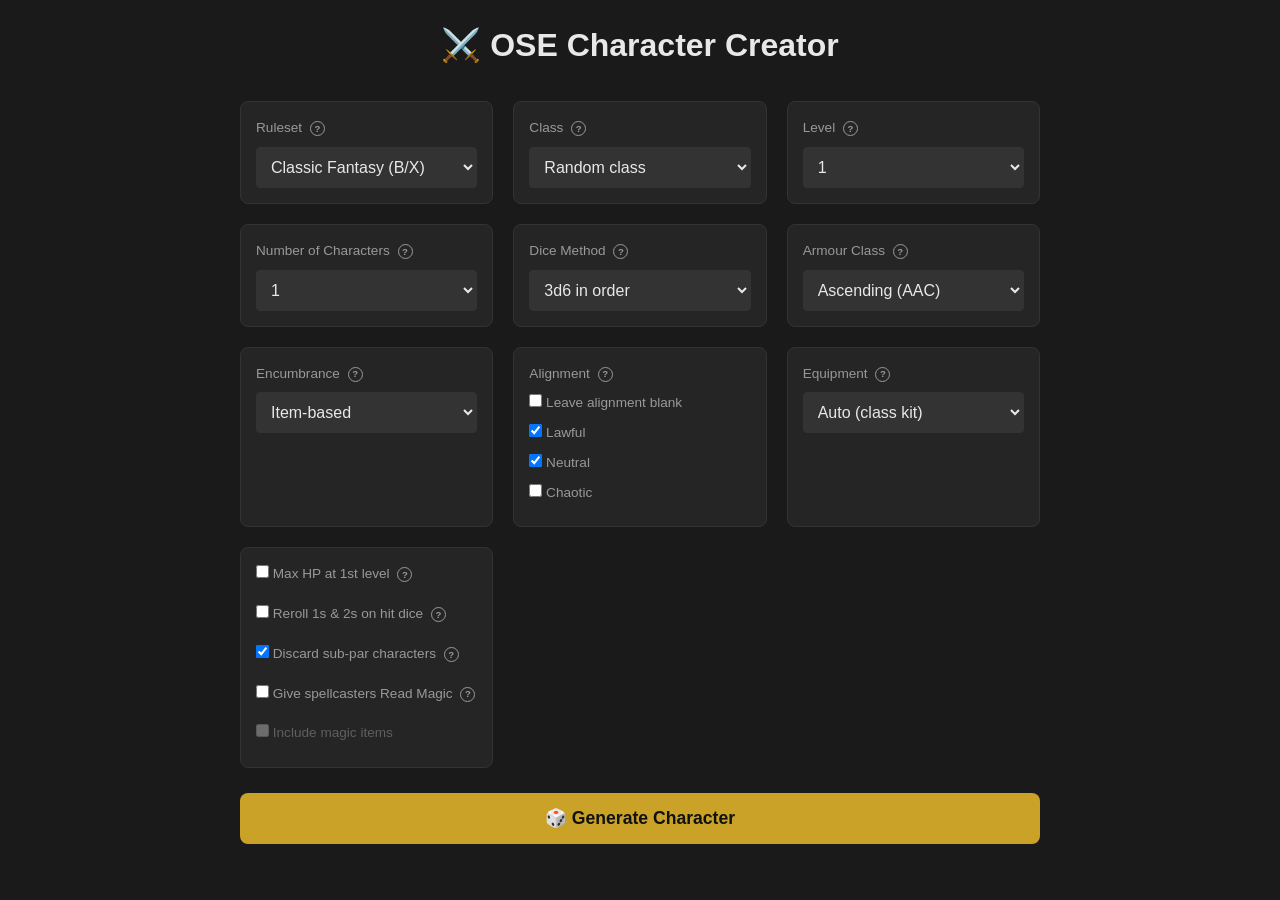
<file: ui/index.html>
<!DOCTYPE html>
<html lang="en">
<head>
  <meta charset="UTF-8">
  <meta name="viewport" content="width=device-width, initial-scale=1.0">
  <title>OSE Character Creator</title>
  <link rel="stylesheet" href="style.css?v=20260316-1">
</head>
<body>
  <div class="container">
    <header>
      <h1>⚔️ OSE Character Creator</h1>
    </header>

    <main>
      <form id="gen-form">
        <div class="options-grid">

          <div class="option-group">
            <label>Ruleset <span class="help" title="Choose between: OSE Classic Fantasy rules, or Advanced Fantasy rules (coming soon).">?</span></label>
            <select name="ruleset" id="ruleset">
              <option value="classic" selected>Classic Fantasy (B/X)</option>
              <option value="advanced" disabled>Advanced Fantasy (coming soon)</option>
            </select>
          </div>

          <div class="option-group">
            <label>Class <span class="help" title="Random class: class randomly selected from amongst classes offering an XP bonus. Selecting a specific class puts the best die results on the prime requisites for the class.">?</span></label>
            <select name="class_selection" id="class_selection">
              <option value="random">Random class</option>
              <option value="Cleric">Cleric</option>
              <option value="Dwarf">Dwarf</option>
              <option value="Elf">Elf</option>
              <option value="Fighter">Fighter</option>
              <option value="Halfling">Halfling</option>
              <option value="Magic-User">Magic-User</option>
              <option value="Thief">Thief</option>
            </select>
          </div>

          <div class="option-group">
            <label>Level <span class="help" title="Starting level for the character. Demi-human classes have lower level limits (Elf max 10, Dwarf max 12, Halfling max 8). If the selected level exceeds the class maximum, it will be clamped automatically.">?</span></label>
            <select name="level" id="level">
              <option value="1" selected>1</option>
              <option value="2">2</option>
              <option value="3">3</option>
              <option value="4">4</option>
              <option value="5">5</option>
              <option value="6">6</option>
              <option value="7">7</option>
              <option value="8">8</option>
              <option value="9">9</option>
              <option value="10">10</option>
              <option value="11">11</option>
              <option value="12">12</option>
              <option value="13">13</option>
              <option value="14">14</option>
            </select>
          </div>

          <div class="option-group">
            <label>Number of Characters <span class="help" title="Generate multiple characters at once. If more than 1, a bulk ZIP download will be available.">?</span></label>
            <select name="num_characters" id="num_characters">
              <option value="1" selected>1</option>
              <option value="2">2</option>
              <option value="3">3</option>
              <option value="4">4</option>
              <option value="5">5</option>
              <option value="6">6</option>
              <option value="7">7</option>
              <option value="8">8</option>
              <option value="9">9</option>
              <option value="10">10</option>
            </select>
          </div>

          <div class="option-group">
            <label>Dice Method <span class="help" title="In order: dice results applied in fixed order: STR-INT-WIS-DEX-CON-CHA. Optimized: highest die results applied to the prime requisites for the chosen class.">?</span></label>
            <select name="dice_method" id="dice_method">
              <option value="3d6_order">3d6 in order</option>
              <option value="4d6_order_drop_lowest">4d6 in order, drop lowest</option>
            </select>
          </div>

          <div class="option-group">
            <label>Armour Class <span class="help" title="AAC (Ascending): higher is better, max 19. DAC (Descending): lower is better, starts at 9, uses THAC0.">?</span></label>
            <select name="ac_mode" id="ac_mode">
              <option value="aac" selected>Ascending (AAC)</option>
              <option value="dac">Descending (DAC / THAC0)</option>
            </select>
          </div>

          <div class="option-group">
            <label>Encumbrance <span class="help" title="Choose between: Standard encumbrance (movement based on total weight carried), or Item-based encumbrance (from Carrion Crawler 2, movement based on number of items carried).">?</span></label>
            <select name="encumbrance_mode" id="encumbrance_mode">
              <option value="item_based" selected>Item-based</option>
              <option value="standard">Standard (weight-based)</option>
            </select>
          </div>

          <div class="option-group" id="alignment-group">
            <label>Alignment <span class="help" title="Alignment randomly assigned from amongst selected alignments. Check 'Leave alignment blank' to omit alignment from the sheet entirely.">?</span></label>
            <div class="alignment-controls">
              <label class="toggle alignment-blank-toggle">
                <input type="checkbox" name="alignment_blank" id="alignment_blank">
                <span>Leave alignment blank</span>
              </label>
              <div id="alignment-options" class="alignment-checkboxes">
                <label class="toggle"><input type="checkbox" name="align_lawful" id="align_lawful" checked> <span>Lawful</span></label>
                <label class="toggle"><input type="checkbox" name="align_neutral" id="align_neutral" checked> <span>Neutral</span></label>
                <label class="toggle"><input type="checkbox" name="align_chaotic" id="align_chaotic"> <span>Chaotic</span></label>
              </div>
            </div>
          </div>

          <div class="option-group">
            <label>Equipment <span class="help" title="Auto kit selects appropriate starting gear for the class. Manual shopping (coming soon) will let you pick items yourself.">?</span></label>
            <select name="equipment_mode" id="equipment_mode">
              <option value="auto">Auto (class kit)</option>
              <option value="manual" disabled>Manual shopping (coming soon)</option>
            </select>
          </div>

          <div class="option-group toggles">
            <label class="toggle">
              <input type="checkbox" name="max_hp_at_level1" id="max_hp_at_level1">
              <span>Max HP at 1st level <span class="help" title="Character receives maximum possible hit points at 1st level (e.g. a d8 class gets 8). CON modifier still applies. Does not affect HP gained at higher levels.">?</span></span>
            </label>
            <label class="toggle">
              <input type="checkbox" name="reroll_low_hp" id="reroll_low_hp">
              <span>Reroll 1s &amp; 2s on hit dice <span class="help" title="When rolling HP at any level, results of 1 or 2 are rerolled. Does not apply at levels where flat HP bonus is used instead of a die.">?</span></span>
            </label>
            <label class="toggle">
              <input type="checkbox" name="reroll_subpar" id="reroll_subpar" checked>
              <span>Discard sub-par characters <span class="help" title="If every ability score is less than 8, the character is discarded and a new character generated.">?</span></span>
            </label>
            <label class="toggle">
              <input type="checkbox" name="give_read_magic" id="give_read_magic">
              <span>Give spellcasters Read Magic <span class="help" title="At 1st level, Magic-Users and Elves receive the Read Magic spell prior to selecting spells.">?</span></span>
            </label>
            <label class="toggle coming-soon">
              <input type="checkbox" name="magic_items" id="magic_items" disabled>
              <span>Include magic items</span>
            </label>

          </div>

        </div>

        <button type="submit" id="generate-btn" class="btn-generate">
          🎲 Generate Character
        </button>
      </form>

      <div id="result" class="result hidden">
        <div class="result-header">
          <h2 id="result-title">Character Generated</h2>
          <a id="download-link" class="btn-download" href="#" download>📄 Download PDF</a>
          <a id="download-zip" class="btn-download hidden" href="#" download>📦 Download All (ZIP)</a>
        </div>

        <div class="stat-block">
          <div class="stat-row identity">
            <span class="stat-label">Class</span><span id="r-class" class="stat-value big"></span>
            <span class="stat-label">Title</span><span id="r-title" class="stat-value"></span>
            <span class="stat-label">Alignment</span><span id="r-alignment" class="stat-value"></span>
            <span class="stat-label">HP</span><span id="r-hp" class="stat-value big"></span>
            <span class="stat-label">AC</span><span id="r-ac" class="stat-value big"></span>
          </div>

          <div class="abilities">
            <div class="ability" id="r-str"><span class="ab-name">STR</span><span class="ab-score"></span><span class="ab-mod"></span></div>
            <div class="ability" id="r-int"><span class="ab-name">INT</span><span class="ab-score"></span><span class="ab-mod"></span></div>
            <div class="ability" id="r-wis"><span class="ab-name">WIS</span><span class="ab-score"></span><span class="ab-mod"></span></div>
            <div class="ability" id="r-dex"><span class="ab-name">DEX</span><span class="ab-score"></span><span class="ab-mod"></span></div>
            <div class="ability" id="r-con"><span class="ab-name">CON</span><span class="ab-score"></span><span class="ab-mod"></span></div>
            <div class="ability" id="r-cha"><span class="ab-name">CHA</span><span class="ab-score"></span><span class="ab-mod"></span></div>
          </div>

          <div class="saves-block">
            <h3>Saving Throws</h3>
            <div class="saves">
              <div><label>Death</label><span id="r-save-d"></span></div>
              <div><label>Wands</label><span id="r-save-w"></span></div>
              <div><label>Paralysis</label><span id="r-save-p"></span></div>
              <div><label>Breath</label><span id="r-save-b"></span></div>
              <div><label>Spells</label><span id="r-save-s"></span></div>
            </div>
          </div>

          <div class="equipment-block">
            <h3>Equipment</h3>
            <div class="equip-cols">
              <div>
                <h4>Equipped</h4>
                <ul id="r-equipped"></ul>
              </div>
              <div>
                <h4>Packed</h4>
                <ul id="r-packed"></ul>
              </div>
            </div>
          </div>

          <div class="notes-block">
            <h3>Notes &amp; Abilities</h3>
            <p id="r-abilities"></p>
            <p id="r-notes"></p>
          </div>
        </div>
      </div>

      <div id="error-msg" class="error hidden"></div>
    </main>
  </div>

  <script src="app.js?v=20260316-2"></script>
</body>
</html>
</file>
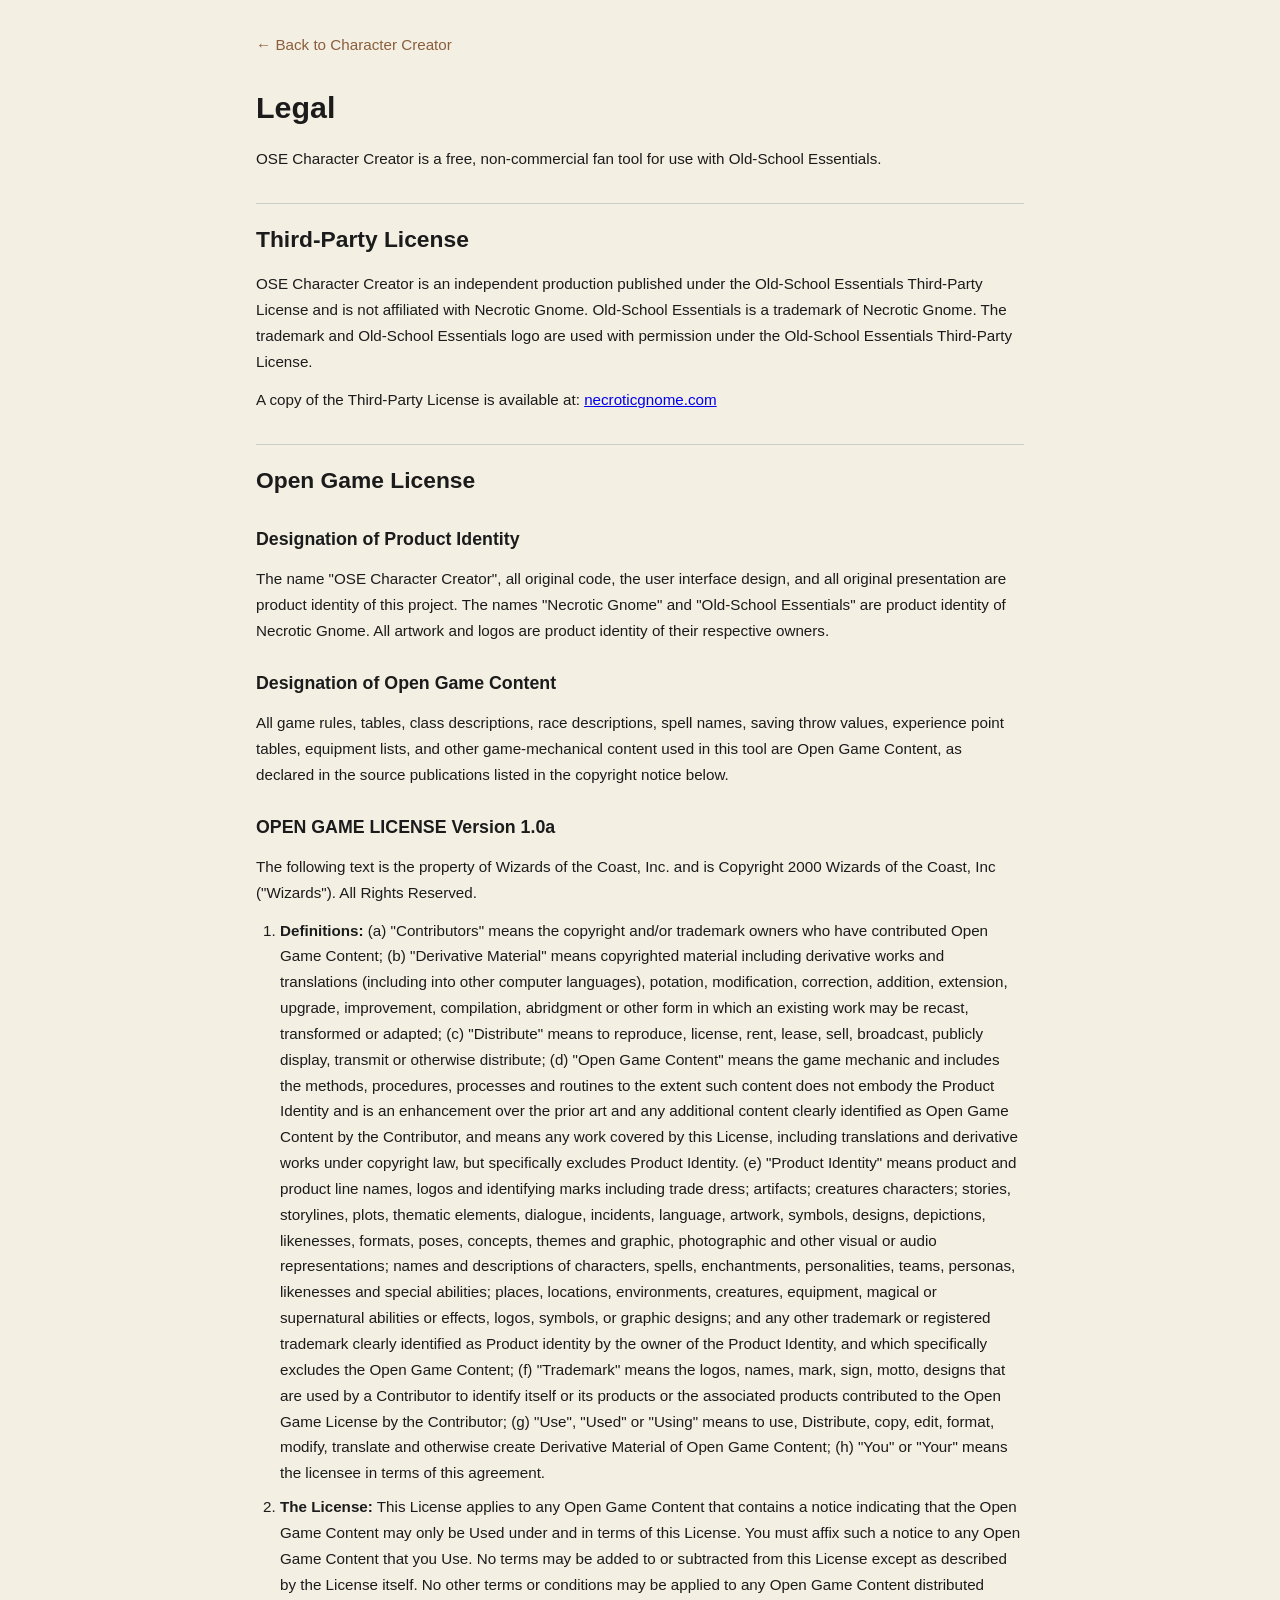
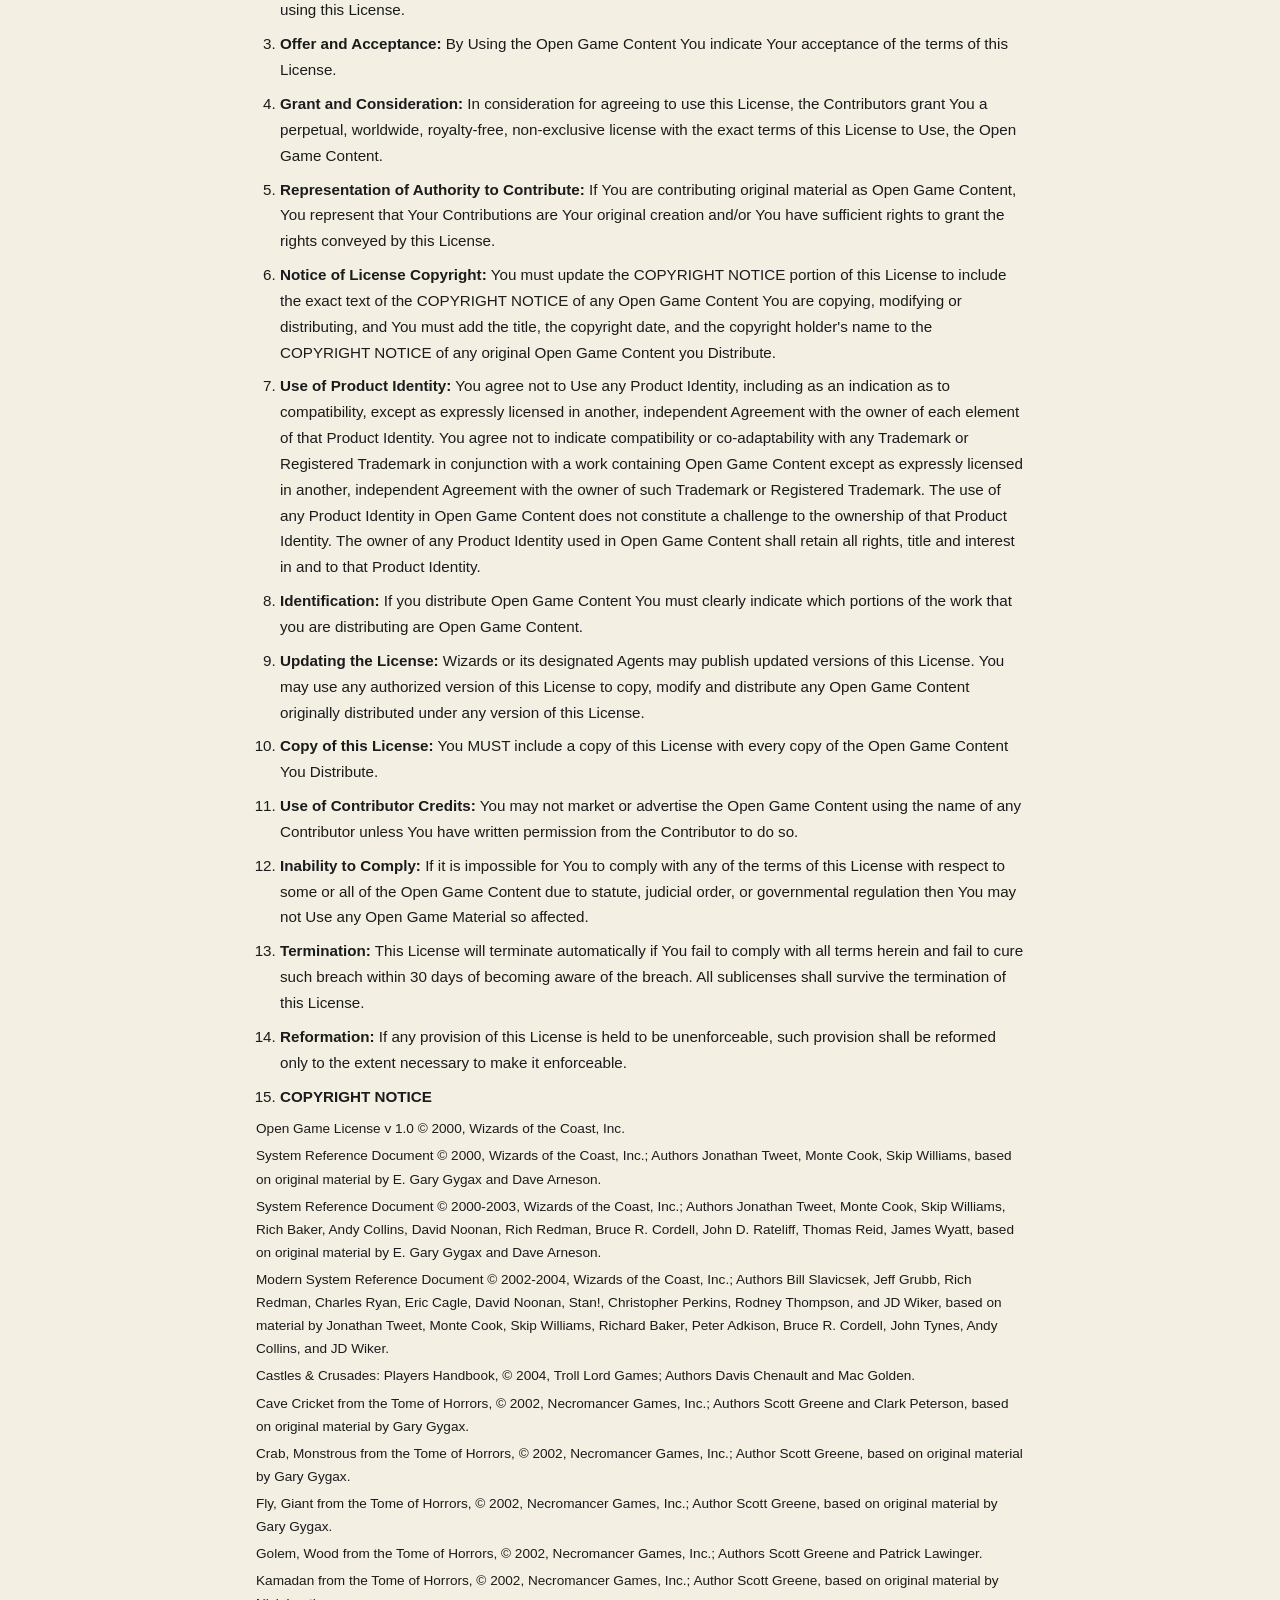
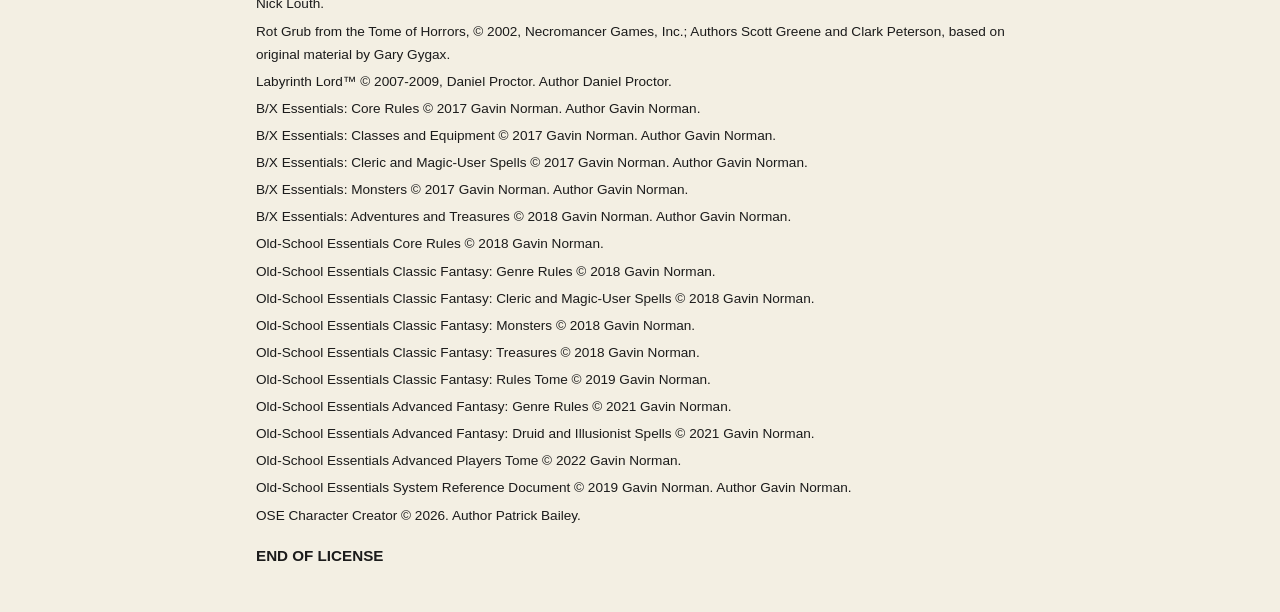
<file: docs/legal.html>
<!DOCTYPE html>
<html lang="en">
<head>
  <meta charset="UTF-8">
  <meta name="viewport" content="width=device-width, initial-scale=1.0">
  <title>Legal — OSE Character Creator</title>
  <link rel="stylesheet" href="style.css">
  <style>
    .legal-content {
      max-width: 800px;
      margin: 0 auto;
      padding: 2rem 1rem;
      line-height: 1.7;
      font-size: 0.95rem;
    }
    .legal-content h1 { margin-bottom: 0.25rem; }
    .legal-content h2 { margin-top: 2rem; border-top: 1px solid #ccc; padding-top: 1rem; }
    .legal-content h3 { margin-top: 1.5rem; }
    .legal-content p { margin: 0.75rem 0; }
    .legal-content ol { padding-left: 1.5rem; }
    .legal-content ol li { margin: 0.5rem 0; }
    .legal-content .copyright-chain { font-size: 0.85rem; }
    .legal-content .copyright-chain p { margin: 0.25rem 0; }
    .back-link { display: inline-block; margin-bottom: 1.5rem; color: #8b5e3c; text-decoration: none; }
    .back-link:hover { text-decoration: underline; }
  </style>
</head>
<body>
  <div class="legal-content">
    <a href="index.html" class="back-link">&larr; Back to Character Creator</a>

    <h1>Legal</h1>
    <p>OSE Character Creator is a free, non-commercial fan tool for use with Old-School Essentials.</p>

    <!-- ============================================================ -->
    <h2>Third-Party License</h2>

    <p>OSE Character Creator is an independent production published under the Old-School Essentials Third-Party License and is not affiliated with Necrotic Gnome. Old-School Essentials is a trademark of Necrotic Gnome. The trademark and Old-School Essentials logo are used with permission under the Old-School Essentials Third-Party License.</p>

    <p>A copy of the Third-Party License is available at:
    <a href="https://necroticgnome.com/products/old-school-essentials-third-party-license" target="_blank">necroticgnome.com</a></p>

    <!-- ============================================================ -->
    <h2>Open Game License</h2>

    <h3>Designation of Product Identity</h3>
    <p>The name "OSE Character Creator", all original code, the user interface design, and all original presentation are product identity of this project. The names "Necrotic Gnome" and "Old-School Essentials" are product identity of Necrotic Gnome. All artwork and logos are product identity of their respective owners.</p>

    <h3>Designation of Open Game Content</h3>
    <p>All game rules, tables, class descriptions, race descriptions, spell names, saving throw values, experience point tables, equipment lists, and other game-mechanical content used in this tool are Open Game Content, as declared in the source publications listed in the copyright notice below.</p>

    <h3>OPEN GAME LICENSE Version 1.0a</h3>

    <p>The following text is the property of Wizards of the Coast, Inc. and is Copyright 2000 Wizards of the Coast, Inc ("Wizards"). All Rights Reserved.</p>

    <ol>
      <li><strong>Definitions:</strong> (a) "Contributors" means the copyright and/or trademark owners who have contributed Open Game Content; (b) "Derivative Material" means copyrighted material including derivative works and translations (including into other computer languages), potation, modification, correction, addition, extension, upgrade, improvement, compilation, abridgment or other form in which an existing work may be recast, transformed or adapted; (c) "Distribute" means to reproduce, license, rent, lease, sell, broadcast, publicly display, transmit or otherwise distribute; (d) "Open Game Content" means the game mechanic and includes the methods, procedures, processes and routines to the extent such content does not embody the Product Identity and is an enhancement over the prior art and any additional content clearly identified as Open Game Content by the Contributor, and means any work covered by this License, including translations and derivative works under copyright law, but specifically excludes Product Identity. (e) "Product Identity" means product and product line names, logos and identifying marks including trade dress; artifacts; creatures characters; stories, storylines, plots, thematic elements, dialogue, incidents, language, artwork, symbols, designs, depictions, likenesses, formats, poses, concepts, themes and graphic, photographic and other visual or audio representations; names and descriptions of characters, spells, enchantments, personalities, teams, personas, likenesses and special abilities; places, locations, environments, creatures, equipment, magical or supernatural abilities or effects, logos, symbols, or graphic designs; and any other trademark or registered trademark clearly identified as Product identity by the owner of the Product Identity, and which specifically excludes the Open Game Content; (f) "Trademark" means the logos, names, mark, sign, motto, designs that are used by a Contributor to identify itself or its products or the associated products contributed to the Open Game License by the Contributor; (g) "Use", "Used" or "Using" means to use, Distribute, copy, edit, format, modify, translate and otherwise create Derivative Material of Open Game Content; (h) "You" or "Your" means the licensee in terms of this agreement.</li>
      <li><strong>The License:</strong> This License applies to any Open Game Content that contains a notice indicating that the Open Game Content may only be Used under and in terms of this License. You must affix such a notice to any Open Game Content that you Use. No terms may be added to or subtracted from this License except as described by the License itself. No other terms or conditions may be applied to any Open Game Content distributed using this License.</li>
      <li><strong>Offer and Acceptance:</strong> By Using the Open Game Content You indicate Your acceptance of the terms of this License.</li>
      <li><strong>Grant and Consideration:</strong> In consideration for agreeing to use this License, the Contributors grant You a perpetual, worldwide, royalty-free, non-exclusive license with the exact terms of this License to Use, the Open Game Content.</li>
      <li><strong>Representation of Authority to Contribute:</strong> If You are contributing original material as Open Game Content, You represent that Your Contributions are Your original creation and/or You have sufficient rights to grant the rights conveyed by this License.</li>
      <li><strong>Notice of License Copyright:</strong> You must update the COPYRIGHT NOTICE portion of this License to include the exact text of the COPYRIGHT NOTICE of any Open Game Content You are copying, modifying or distributing, and You must add the title, the copyright date, and the copyright holder's name to the COPYRIGHT NOTICE of any original Open Game Content you Distribute.</li>
      <li><strong>Use of Product Identity:</strong> You agree not to Use any Product Identity, including as an indication as to compatibility, except as expressly licensed in another, independent Agreement with the owner of each element of that Product Identity. You agree not to indicate compatibility or co-adaptability with any Trademark or Registered Trademark in conjunction with a work containing Open Game Content except as expressly licensed in another, independent Agreement with the owner of such Trademark or Registered Trademark. The use of any Product Identity in Open Game Content does not constitute a challenge to the ownership of that Product Identity. The owner of any Product Identity used in Open Game Content shall retain all rights, title and interest in and to that Product Identity.</li>
      <li><strong>Identification:</strong> If you distribute Open Game Content You must clearly indicate which portions of the work that you are distributing are Open Game Content.</li>
      <li><strong>Updating the License:</strong> Wizards or its designated Agents may publish updated versions of this License. You may use any authorized version of this License to copy, modify and distribute any Open Game Content originally distributed under any version of this License.</li>
      <li><strong>Copy of this License:</strong> You MUST include a copy of this License with every copy of the Open Game Content You Distribute.</li>
      <li><strong>Use of Contributor Credits:</strong> You may not market or advertise the Open Game Content using the name of any Contributor unless You have written permission from the Contributor to do so.</li>
      <li><strong>Inability to Comply:</strong> If it is impossible for You to comply with any of the terms of this License with respect to some or all of the Open Game Content due to statute, judicial order, or governmental regulation then You may not Use any Open Game Material so affected.</li>
      <li><strong>Termination:</strong> This License will terminate automatically if You fail to comply with all terms herein and fail to cure such breach within 30 days of becoming aware of the breach. All sublicenses shall survive the termination of this License.</li>
      <li><strong>Reformation:</strong> If any provision of this License is held to be unenforceable, such provision shall be reformed only to the extent necessary to make it enforceable.</li>
      <li><strong>COPYRIGHT NOTICE</strong></li>
    </ol>

    <div class="copyright-chain">
      <p>Open Game License v 1.0 &copy; 2000, Wizards of the Coast, Inc.</p>
      <p>System Reference Document &copy; 2000, Wizards of the Coast, Inc.; Authors Jonathan Tweet, Monte Cook, Skip Williams, based on original material by E. Gary Gygax and Dave Arneson.</p>
      <p>System Reference Document &copy; 2000-2003, Wizards of the Coast, Inc.; Authors Jonathan Tweet, Monte Cook, Skip Williams, Rich Baker, Andy Collins, David Noonan, Rich Redman, Bruce R. Cordell, John D. Rateliff, Thomas Reid, James Wyatt, based on original material by E. Gary Gygax and Dave Arneson.</p>
      <p>Modern System Reference Document &copy; 2002-2004, Wizards of the Coast, Inc.; Authors Bill Slavicsek, Jeff Grubb, Rich Redman, Charles Ryan, Eric Cagle, David Noonan, Stan!, Christopher Perkins, Rodney Thompson, and JD Wiker, based on material by Jonathan Tweet, Monte Cook, Skip Williams, Richard Baker, Peter Adkison, Bruce R. Cordell, John Tynes, Andy Collins, and JD Wiker.</p>
      <p>Castles &amp; Crusades: Players Handbook, &copy; 2004, Troll Lord Games; Authors Davis Chenault and Mac Golden.</p>
      <p>Cave Cricket from the Tome of Horrors, &copy; 2002, Necromancer Games, Inc.; Authors Scott Greene and Clark Peterson, based on original material by Gary Gygax.</p>
      <p>Crab, Monstrous from the Tome of Horrors, &copy; 2002, Necromancer Games, Inc.; Author Scott Greene, based on original material by Gary Gygax.</p>
      <p>Fly, Giant from the Tome of Horrors, &copy; 2002, Necromancer Games, Inc.; Author Scott Greene, based on original material by Gary Gygax.</p>
      <p>Golem, Wood from the Tome of Horrors, &copy; 2002, Necromancer Games, Inc.; Authors Scott Greene and Patrick Lawinger.</p>
      <p>Kamadan from the Tome of Horrors, &copy; 2002, Necromancer Games, Inc.; Author Scott Greene, based on original material by Nick Louth.</p>
      <p>Rot Grub from the Tome of Horrors, &copy; 2002, Necromancer Games, Inc.; Authors Scott Greene and Clark Peterson, based on original material by Gary Gygax.</p>
      <p>Labyrinth Lord&trade; &copy; 2007-2009, Daniel Proctor. Author Daniel Proctor.</p>
      <p>B/X Essentials: Core Rules &copy; 2017 Gavin Norman. Author Gavin Norman.</p>
      <p>B/X Essentials: Classes and Equipment &copy; 2017 Gavin Norman. Author Gavin Norman.</p>
      <p>B/X Essentials: Cleric and Magic-User Spells &copy; 2017 Gavin Norman. Author Gavin Norman.</p>
      <p>B/X Essentials: Monsters &copy; 2017 Gavin Norman. Author Gavin Norman.</p>
      <p>B/X Essentials: Adventures and Treasures &copy; 2018 Gavin Norman. Author Gavin Norman.</p>
      <p>Old-School Essentials Core Rules &copy; 2018 Gavin Norman.</p>
      <p>Old-School Essentials Classic Fantasy: Genre Rules &copy; 2018 Gavin Norman.</p>
      <p>Old-School Essentials Classic Fantasy: Cleric and Magic-User Spells &copy; 2018 Gavin Norman.</p>
      <p>Old-School Essentials Classic Fantasy: Monsters &copy; 2018 Gavin Norman.</p>
      <p>Old-School Essentials Classic Fantasy: Treasures &copy; 2018 Gavin Norman.</p>
      <p>Old-School Essentials Classic Fantasy: Rules Tome &copy; 2019 Gavin Norman.</p>
      <p>Old-School Essentials Advanced Fantasy: Genre Rules &copy; 2021 Gavin Norman.</p>
      <p>Old-School Essentials Advanced Fantasy: Druid and Illusionist Spells &copy; 2021 Gavin Norman.</p>
      <p>Old-School Essentials Advanced Players Tome &copy; 2022 Gavin Norman.</p>
      <p>Old-School Essentials System Reference Document &copy; 2019 Gavin Norman. Author Gavin Norman.</p>
      <p>OSE Character Creator &copy; 2026. Author Patrick Bailey.</p>
    </div>

    <p style="margin-top:1rem;"><strong>END OF LICENSE</strong></p>

  </div>
</body>
</html>
</file>
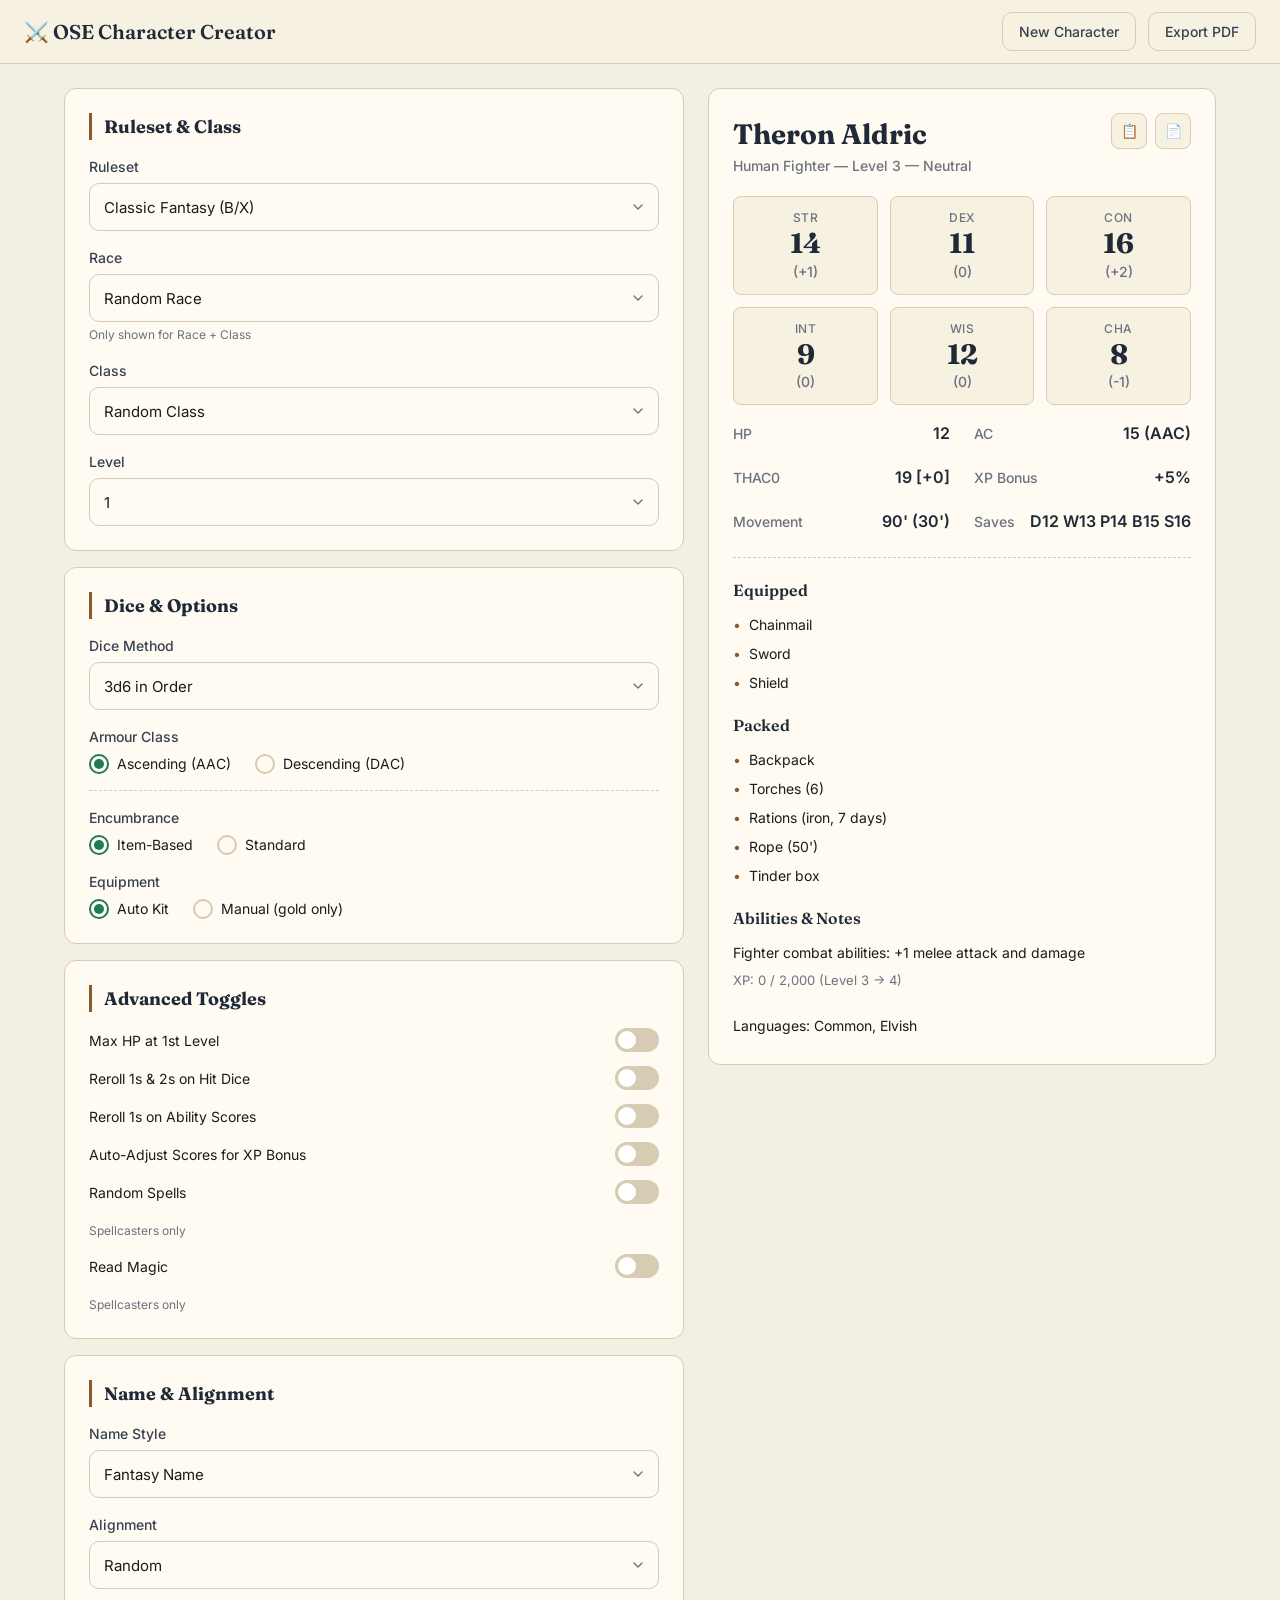
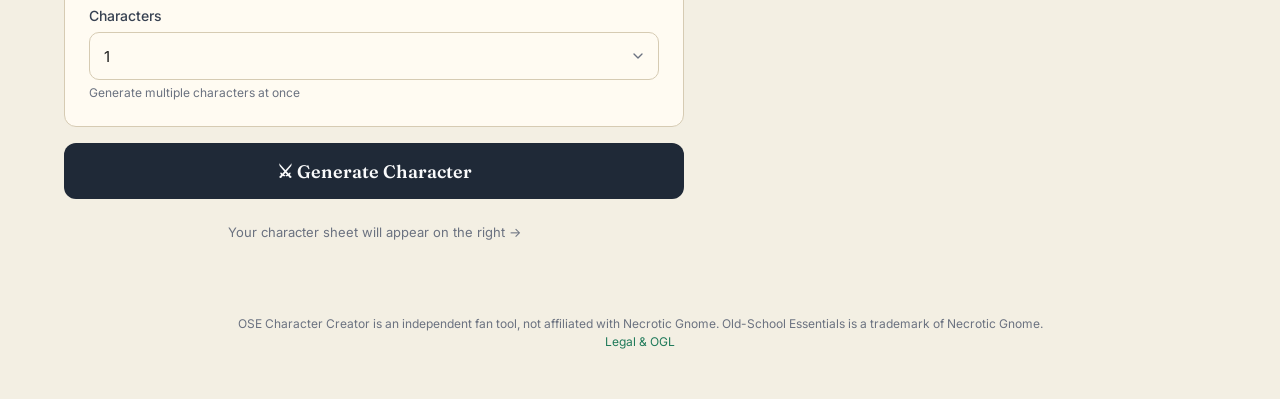
<file: docs/mockup.html>
<!DOCTYPE html>
<html lang="en">
<head>
  <meta charset="UTF-8">
  <meta name="viewport" content="width=device-width, initial-scale=1.0">
  <title>OSE Character Creator</title>
  <link rel="preconnect" href="https://fonts.googleapis.com">
  <link rel="preconnect" href="https://fonts.gstatic.com" crossorigin>
  <link href="https://fonts.googleapis.com/css2?family=Fraunces:opsz,wght@9..144,600;9..144,700&family=Inter:wght@400;500;600&display=swap" rel="stylesheet">
  <style>
    :root {
      --app-bg: #F3EFE3;
      --surface: #FFFBF2;
      --surface-alt: #F7F1E1;
      --border: #D6CBB3;
      --primary: #1F2937;
      --secondary: #8B5A2B;
      --accent: #1F7A5A;
      --text-primary: #1B1B1B;
      --text-secondary: #374151;
      --text-muted: #6B7280;
      --error: #B91C1C;
      --error-bg: #FEE2E2;
      --success: #166534;
      --success-bg: #DCFCE7;
    }

    *, *::before, *::after {
      box-sizing: border-box;
      margin: 0;
      padding: 0;
    }

    body {
      font-family: 'Inter', sans-serif;
      background: var(--app-bg);
      color: var(--text-primary);
      min-height: 100vh;
      line-height: 1.5;
    }

    /* Header */
    header {
      position: sticky;
      top: 0;
      z-index: 100;
      height: 64px;
      background: var(--surface-alt);
      border-bottom: 1px solid var(--border);
      display: flex;
      align-items: center;
      justify-content: space-between;
      padding: 0 24px;
    }

    .header-title {
      font-family: 'Fraunces', serif;
      font-weight: 600;
      font-size: 20px;
      color: var(--primary);
    }

    .header-actions {
      display: flex;
      gap: 12px;
    }

    .btn-ghost {
      background: transparent;
      border: 1px solid var(--border);
      border-radius: 10px;
      padding: 10px 16px;
      font-family: 'Inter', sans-serif;
      font-size: 14px;
      font-weight: 500;
      color: var(--text-secondary);
      cursor: pointer;
      transition: all 0.16s;
    }

    .btn-ghost:hover {
      border-color: var(--secondary);
      color: var(--secondary);
    }

    /* Main Container */
    .container {
      max-width: 1200px;
      margin: 0 auto;
      padding: 24px;
      display: flex;
      gap: 24px;
    }

    /* Builder Pane */
    .builder-pane {
      width: 55%;
      display: flex;
      flex-direction: column;
      gap: 16px;
    }

    /* Preview Pane */
    .preview-pane {
      width: 45%;
      position: sticky;
      top: 88px;
      align-self: flex-start;
    }

    /* Card */
    .card {
      background: var(--surface);
      border: 1px solid var(--border);
      border-radius: 12px;
      padding: 24px;
    }

    .card-title {
      font-family: 'Fraunces', serif;
      font-weight: 700;
      font-size: 18px;
      color: var(--primary);
      border-left: 3px solid var(--secondary);
      padding-left: 12px;
      margin-bottom: 16px;
    }

    .card-divider {
      border-top: 1px dashed var(--border);
      margin: 16px 0;
    }

    /* Form Elements */
    .form-group {
      margin-bottom: 16px;
    }

    .form-group:last-child {
      margin-bottom: 0;
    }

    .form-label {
      display: block;
      font-size: 14px;
      font-weight: 500;
      color: var(--text-secondary);
      margin-bottom: 6px;
    }

    .form-help {
      font-size: 12px;
      color: var(--text-muted);
      margin-top: 4px;
    }

    select {
      height: 48px;
      width: 100%;
      padding: 0 40px 0 14px;
      background: var(--surface) url("data:image/svg+xml,%3Csvg xmlns='http://www.w3.org/2000/svg' width='16' height='16' viewBox='0 0 24 24' fill='none' stroke='%236B7280' stroke-width='2' stroke-linecap='round' stroke-linejoin='round'%3E%3Cpolyline points='6 9 12 15 18 9'%3E%3C/polyline%3E%3C/svg%3E") no-repeat right 12px center;
      border: 1px solid var(--border);
      border-radius: 10px;
      font-family: 'Inter', sans-serif;
      font-size: 15px;
      color: var(--text-primary);
      appearance: none;
      -webkit-appearance: none;
      transition: border-color 0.16s;
      cursor: pointer;
    }

    select:hover {
      border-color: var(--secondary);
    }

    select:focus {
      border-color: var(--accent);
      outline: 2px solid rgba(31,122,90,0.3);
      outline-offset: 2px;
    }

    /* Radio Buttons */
    .radio-group {
      display: flex;
      gap: 24px;
    }

    .radio-option {
      display: flex;
      align-items: center;
      gap: 8px;
      cursor: pointer;
    }

    .radio-option input[type="radio"] {
      display: none;
    }

    .radio-custom {
      width: 20px;
      height: 20px;
      border: 2px solid var(--border);
      border-radius: 50%;
      display: flex;
      align-items: center;
      justify-content: center;
      transition: all 0.16s;
    }

    .radio-custom::after {
      content: '';
      width: 10px;
      height: 10px;
      border-radius: 50%;
      background: var(--accent);
      opacity: 0;
      transform: scale(0);
      transition: all 0.16s;
    }

    .radio-option input[type="radio"]:checked + .radio-custom {
      border-color: var(--accent);
    }

    .radio-option input[type="radio"]:checked + .radio-custom::after {
      opacity: 1;
      transform: scale(1);
    }

    .radio-label {
      font-size: 14px;
      color: var(--text-primary);
    }

    /* Toggle Switch */
    .toggle-group {
      display: flex;
      flex-direction: column;
      gap: 14px;
    }

    .toggle-option {
      display: flex;
      align-items: center;
      justify-content: space-between;
    }

    .toggle-label {
      font-size: 14px;
      color: var(--text-primary);
    }

    .toggle {
      position: relative;
      display: inline-block;
      width: 44px;
      height: 24px;
      flex-shrink: 0;
    }

    .toggle input {
      opacity: 0;
      width: 0;
      height: 0;
    }

    .toggle-slider {
      position: absolute;
      cursor: pointer;
      top: 0;
      left: 0;
      right: 0;
      bottom: 0;
      background: var(--border);
      border-radius: 24px;
      transition: 0.2s;
    }

    .toggle-slider::before {
      content: '';
      position: absolute;
      height: 18px;
      width: 18px;
      left: 3px;
      bottom: 3px;
      background: white;
      border-radius: 50%;
      transition: 0.2s;
    }

    .toggle input:checked + .toggle-slider {
      background: var(--accent);
    }

    .toggle input:checked + .toggle-slider::before {
      transform: translateX(20px);
    }

    /* Generate Button */
    .btn-generate {
      width: 100%;
      height: 56px;
      background: var(--primary);
      color: #F9FAFB;
      border: none;
      border-radius: 12px;
      font-family: 'Fraunces', serif;
      font-weight: 600;
      font-size: 18px;
      cursor: pointer;
      transition: background 0.16s;
    }

    .btn-generate:hover {
      background: #374151;
    }

    .generate-hint {
      text-align: center;
      font-size: 13px;
      color: var(--text-muted);
      margin-top: 8px;
    }

    /* Character Sheet Preview */
    .character-sheet {
      background: var(--surface);
      border: 1px solid var(--border);
      border-radius: 12px;
      padding: 24px;
    }

    .preview-header {
      display: flex;
      justify-content: space-between;
      align-items: flex-start;
      margin-bottom: 20px;
    }

    .preview-title {
      font-family: 'Fraunces', serif;
      font-weight: 700;
      font-size: 28px;
      color: var(--primary);
    }

    .preview-subtitle {
      font-size: 14px;
      font-weight: 500;
      color: var(--text-muted);
    }

    .preview-actions {
      display: flex;
      gap: 8px;
    }

    .btn-icon {
      background: var(--surface-alt);
      border: 1px solid var(--border);
      border-radius: 8px;
      width: 36px;
      height: 36px;
      display: flex;
      align-items: center;
      justify-content: center;
      cursor: pointer;
      font-size: 14px;
      transition: all 0.16s;
    }

    .btn-icon:hover {
      border-color: var(--secondary);
      color: var(--secondary);
    }

    /* Stats Grid */
    .stats-grid {
      display: grid;
      grid-template-columns: repeat(3, 1fr);
      gap: 12px;
      margin-bottom: 16px;
    }

    .stat-box {
      background: var(--surface-alt);
      border: 1px solid var(--border);
      border-radius: 8px;
      padding: 12px;
      text-align: center;
    }

    .stat-label {
      font-size: 12px;
      font-weight: 500;
      text-transform: uppercase;
      color: var(--text-muted);
      letter-spacing: 0.5px;
    }

    .stat-value {
      font-family: 'Fraunces', serif;
      font-weight: 700;
      font-size: 28px;
      color: var(--primary);
      line-height: 1.2;
    }

    .stat-mod {
      font-size: 14px;
      font-weight: 500;
      color: var(--text-muted);
    }

    /* Derived Stats */
    .derived-grid {
      display: grid;
      grid-template-columns: repeat(2, 1fr);
      gap: 12px 24px;
      margin-bottom: 20px;
      padding-bottom: 16px;
      border-bottom: 1px dashed var(--border);
    }

    .derived-item {
      display: flex;
      justify-content: space-between;
      align-items: center;
      padding-bottom: 8px;
    }

    .derived-label {
      font-size: 14px;
      font-weight: 500;
      color: var(--text-muted);
    }

    .derived-value {
      font-size: 16px;
      font-weight: 600;
      color: var(--primary);
    }

    /* Sections */
    .sheet-section {
      margin-bottom: 16px;
    }

    .sheet-section:last-child {
      margin-bottom: 0;
    }

    .section-title {
      font-family: 'Fraunces', serif;
      font-weight: 600;
      font-size: 16px;
      color: var(--primary);
      margin-bottom: 8px;
    }

    .section-list {
      list-style: none;
    }

    .section-list li {
      font-size: 14px;
      color: var(--text-primary);
      padding: 4px 0;
      padding-left: 16px;
      position: relative;
    }

    .section-list li::before {
      content: '•';
      position: absolute;
      left: 0;
      color: var(--secondary);
    }

    .section-text {
      font-size: 14px;
      color: var(--text-primary);
      padding: 4px 0;
    }

    .xp-progress {
      font-size: 13px;
      color: var(--text-muted);
    }

    /* Footer */
    footer {
      text-align: center;
      padding: 48px 24px;
      font-size: 12px;
      color: var(--text-muted);
    }

    footer a {
      color: var(--accent);
      text-decoration: none;
    }

    footer a:hover {
      text-decoration: underline;
    }

    /* Responsive */
    @media (max-width: 1023px) {
      .container {
        flex-direction: column;
      }

      .builder-pane,
      .preview-pane {
        width: 100%;
      }

      .preview-pane {
        position: static;
      }
    }

    @media (max-width: 767px) {
      header {
        padding: 0 16px;
      }

      .header-title {
        font-size: 16px;
      }

      .container {
        padding: 16px;
      }

      .stats-grid {
        grid-template-columns: repeat(3, 1fr);
        gap: 8px;
      }

      .stat-box {
        padding: 8px;
      }

      .stat-value {
        font-size: 22px;
      }

      .radio-group {
        flex-direction: column;
        gap: 12px;
      }

      .character-sheet {
        padding: 16px;
      }

      .preview-title {
        font-size: 24px;
      }
    }
  </style>
</head>
<body>
  <header>
    <div class="header-title">⚔️ OSE Character Creator</div>
    <div class="header-actions">
      <button class="btn-ghost">New Character</button>
      <button class="btn-ghost">Export PDF</button>
    </div>
  </header>

  <main class="container">
    <div class="builder-pane">
      <!-- Card 1: Ruleset & Class -->
      <div class="card">
        <h2 class="card-title">Ruleset & Class</h2>
        
        <div class="form-group">
          <label class="form-label">Ruleset</label>
          <select>
            <option>Classic Fantasy (B/X)</option>
            <option>Advanced Fantasy (Race as Class)</option>
            <option>Advanced Fantasy (Race + Class)</option>
          </select>
        </div>

        <div class="form-group">
          <label class="form-label">Race</label>
          <select>
            <option>Random Race</option>
            <option>Drow</option>
            <option>Dwarf</option>
            <option>Elf</option>
            <option>Gnome</option>
            <option>Half-Elf</option>
            <option>Half-Orc</option>
            <option>Halfling</option>
            <option>Human</option>
          </select>
          <p class="form-help">Only shown for Race + Class</p>
        </div>

        <div class="form-group">
          <label class="form-label">Class</label>
          <select>
            <option>Random Class</option>
            <option>Cleric</option>
            <option>Fighter</option>
            <option>Magic-User</option>
            <option>Thief</option>
          </select>
        </div>

        <div class="form-group">
          <label class="form-label">Level</label>
          <select>
            <option>1</option>
            <option>2</option>
            <option>3</option>
            <option>4</option>
            <option>5</option>
            <option>6</option>
            <option>7</option>
            <option>8</option>
            <option>9</option>
            <option>10</option>
            <option>11</option>
            <option>12</option>
            <option>13</option>
            <option>14</option>
          </select>
        </div>
      </div>

      <!-- Card 2: Dice & Options -->
      <div class="card">
        <h2 class="card-title">Dice & Options</h2>

        <div class="form-group">
          <label class="form-label">Dice Method</label>
          <select>
            <option>3d6 in Order</option>
            <option>3d6 Assign</option>
            <option>4d6 Drop Lowest</option>
            <option>4d6 Drop Lowest Assign</option>
          </select>
        </div>

        <div class="form-group">
          <label class="form-label">Armour Class</label>
          <div class="radio-group">
            <label class="radio-option">
              <input type="radio" name="ac" checked>
              <span class="radio-custom"></span>
              <span class="radio-label">Ascending (AAC)</span>
            </label>
            <label class="radio-option">
              <input type="radio" name="ac">
              <span class="radio-custom"></span>
              <span class="radio-label">Descending (DAC)</span>
            </label>
          </div>
        </div>

        <div class="card-divider"></div>

        <div class="form-group">
          <label class="form-label">Encumbrance</label>
          <div class="radio-group">
            <label class="radio-option">
              <input type="radio" name="enc" checked>
              <span class="radio-custom"></span>
              <span class="radio-label">Item-Based</span>
            </label>
            <label class="radio-option">
              <input type="radio" name="enc">
              <span class="radio-custom"></span>
              <span class="radio-label">Standard</span>
            </label>
          </div>
        </div>

        <div class="form-group">
          <label class="form-label">Equipment</label>
          <div class="radio-group">
            <label class="radio-option">
              <input type="radio" name="equip" checked>
              <span class="radio-custom"></span>
              <span class="radio-label">Auto Kit</span>
            </label>
            <label class="radio-option">
              <input type="radio" name="equip">
              <span class="radio-custom"></span>
              <span class="radio-label">Manual (gold only)</span>
            </label>
          </div>
        </div>
      </div>

      <!-- Card 3: Advanced Toggles -->
      <div class="card">
        <h2 class="card-title">Advanced Toggles</h2>

        <div class="toggle-group">
          <div class="toggle-option">
            <span class="toggle-label">Max HP at 1st Level</span>
            <label class="toggle">
              <input type="checkbox">
              <span class="toggle-slider"></span>
            </label>
          </div>
          <div class="toggle-option">
            <span class="toggle-label">Reroll 1s & 2s on Hit Dice</span>
            <label class="toggle">
              <input type="checkbox">
              <span class="toggle-slider"></span>
            </label>
          </div>
          <div class="toggle-option">
            <span class="toggle-label">Reroll 1s on Ability Scores</span>
            <label class="toggle">
              <input type="checkbox">
              <span class="toggle-slider"></span>
            </label>
          </div>
          <div class="toggle-option">
            <span class="toggle-label">Auto-Adjust Scores for XP Bonus</span>
            <label class="toggle">
              <input type="checkbox">
              <span class="toggle-slider"></span>
            </label>
          </div>
          <div class="toggle-option">
            <span class="toggle-label">Random Spells</span>
            <label class="toggle">
              <input type="checkbox">
              <span class="toggle-slider"></span>
            </label>
          </div>
          <p class="form-help">Spellcasters only</p>
          <div class="toggle-option">
            <span class="toggle-label">Read Magic</span>
            <label class="toggle">
              <input type="checkbox">
              <span class="toggle-slider"></span>
            </label>
          </div>
          <p class="form-help">Spellcasters only</p>
        </div>
      </div>

      <!-- Card 4: Name & Alignment -->
      <div class="card">
        <h2 class="card-title">Name & Alignment</h2>

        <div class="form-group">
          <label class="form-label">Name Style</label>
          <select>
            <option>Fantasy Name</option>
            <option>IKEA Name</option>
            <option>No Name</option>
          </select>
        </div>

        <div class="form-group">
          <label class="form-label">Alignment</label>
          <select>
            <option>Random</option>
            <option>Lawful</option>
            <option>Neutral</option>
            <option>Chaotic</option>
            <option>Leave Blank</option>
          </select>
        </div>

        <div class="form-group">
          <label class="form-label">Characters</label>
          <select>
            <option>1</option>
            <option>2</option>
            <option>3</option>
            <option>4</option>
            <option>5</option>
            <option>6</option>
            <option>7</option>
            <option>8</option>
            <option>9</option>
            <option>10</option>
          </select>
          <p class="form-help">Generate multiple characters at once</p>
        </div>
      </div>

      <!-- Generate Button -->
      <button class="btn-generate">⚔ Generate Character</button>
      <p class="generate-hint">Your character sheet will appear on the right →</p>
    </div>

    <div class="preview-pane">
      <div class="character-sheet">
        <div class="preview-header">
          <div>
            <h1 class="preview-title">Theron Aldric</h1>
            <p class="preview-subtitle">Human Fighter — Level 3 — Neutral</p>
          </div>
          <div class="preview-actions">
            <button class="btn-icon" title="Copy">📋</button>
            <button class="btn-icon" title="Export PDF">📄</button>
          </div>
        </div>

        <!-- Stats Grid -->
        <div class="stats-grid">
          <div class="stat-box">
            <div class="stat-label">STR</div>
            <div class="stat-value">14</div>
            <div class="stat-mod">(+1)</div>
          </div>
          <div class="stat-box">
            <div class="stat-label">DEX</div>
            <div class="stat-value">11</div>
            <div class="stat-mod">(0)</div>
          </div>
          <div class="stat-box">
            <div class="stat-label">CON</div>
            <div class="stat-value">16</div>
            <div class="stat-mod">(+2)</div>
          </div>
          <div class="stat-box">
            <div class="stat-label">INT</div>
            <div class="stat-value">9</div>
            <div class="stat-mod">(0)</div>
          </div>
          <div class="stat-box">
            <div class="stat-label">WIS</div>
            <div class="stat-value">12</div>
            <div class="stat-mod">(0)</div>
          </div>
          <div class="stat-box">
            <div class="stat-label">CHA</div>
            <div class="stat-value">8</div>
            <div class="stat-mod">(-1)</div>
          </div>
        </div>

        <!-- Derived Stats -->
        <div class="derived-grid">
          <div class="derived-item">
            <span class="derived-label">HP</span>
            <span class="derived-value">12</span>
          </div>
          <div class="derived-item">
            <span class="derived-label">AC</span>
            <span class="derived-value">15 (AAC)</span>
          </div>
          <div class="derived-item">
            <span class="derived-label">THAC0</span>
            <span class="derived-value">19 [+0]</span>
          </div>
          <div class="derived-item">
            <span class="derived-label">XP Bonus</span>
            <span class="derived-value">+5%</span>
          </div>
          <div class="derived-item">
            <span class="derived-label">Movement</span>
            <span class="derived-value">90' (30')</span>
          </div>
          <div class="derived-item">
            <span class="derived-label">Saves</span>
            <span class="derived-value">D12 W13 P14 B15 S16</span>
          </div>
        </div>

        <!-- Equipped Items -->
        <div class="sheet-section">
          <h3 class="section-title">Equipped</h3>
          <ul class="section-list">
            <li>Chainmail</li>
            <li>Sword</li>
            <li>Shield</li>
          </ul>
        </div>

        <!-- Packed Items -->
        <div class="sheet-section">
          <h3 class="section-title">Packed</h3>
          <ul class="section-list">
            <li>Backpack</li>
            <li>Torches (6)</li>
            <li>Rations (iron, 7 days)</li>
            <li>Rope (50')</li>
            <li>Tinder box</li>
          </ul>
        </div>

        <!-- Abilities & Notes -->
        <div class="sheet-section">
          <h3 class="section-title">Abilities & Notes</h3>
          <p class="section-text">Fighter combat abilities: +1 melee attack and damage</p>
          <p class="section-text xp-progress">XP: 0 / 2,000 (Level 3 → 4)</p>
        </div>

        <!-- Languages -->
        <div class="sheet-section">
          <p class="section-text">Languages: Common, Elvish</p>
        </div>
      </div>
    </div>
  </main>

  <footer>
    <p>OSE Character Creator is an independent fan tool, not affiliated with Necrotic Gnome. Old-School Essentials is a trademark of Necrotic Gnome.</p>
    <p><a href="#">Legal & OGL</a></p>
  </footer>
</body>
</html>
</file>
<file: ui/style.css>
/* OSE Character Creator — Styles */

:root {
  --bg: #1a1a1a;
  --card-bg: #252525;
  --text: #e8e8e8;
  --text-dim: #999;
  --accent: #c9a227;
  --accent-hover: #dfb842;
  --border: #333;
  --success: #4a9;
  --error: #d44;
}

* { box-sizing: border-box; margin: 0; padding: 0; }

body {
  font-family: -apple-system, BlinkMacSystemFont, "Segoe UI", Roboto, sans-serif;
  background: var(--bg);
  color: var(--text);
  line-height: 1.6;
  padding: 20px;
}

.container {
  max-width: 800px;
  margin: 0 auto;
}

header {
  text-align: center;
  margin-bottom: 30px;
}

h1 { font-size: 2rem; margin-bottom: 5px; }
.subtitle { color: var(--text-dim); font-size: 0.9rem; }

.options-grid {
  display: grid;
  grid-template-columns: repeat(auto-fit, minmax(200px, 1fr));
  gap: 20px;
  margin-bottom: 25px;
}

.option-group {
  background: var(--card-bg);
  padding: 15px;
  border-radius: 8px;
  border: 1px solid var(--border);
}

.option-group label {
  display: block;
  font-size: 0.85rem;
  color: var(--text-dim);
  margin-bottom: 8px;
}

select {
  width: 100%;
  padding: 10px;
  background: #333;
  border: 1px solid var(--border);
  color: var(--text);
  border-radius: 4px;
  font-size: 1rem;
}

.toggles {
  display: flex;
  flex-direction: column;
  gap: 10px;
}

.toggle {
  display: flex;
  align-items: center;
  gap: 10px;
  cursor: pointer;
}

.toggle.coming-soon {
  opacity: 0.5;
  cursor: not-allowed;
}

.toggle.coming-soon input {
  cursor: not-allowed;
}

.btn-generate {
  width: 100%;
  padding: 15px 30px;
  font-size: 1.1rem;
  font-weight: 600;
  background: var(--accent);
  color: #111;
  border: none;
  border-radius: 8px;
  cursor: pointer;
  transition: background 0.2s;
}

.btn-generate:hover { background: var(--accent-hover); }
.btn-generate:disabled { opacity: 0.5; cursor: not-allowed; }

.result {
  margin-top: 30px;
  background: var(--card-bg);
  border-radius: 12px;
  border: 1px solid var(--border);
  overflow: hidden;
}

.result.hidden { display: none; }

.result-header {
  display: flex;
  justify-content: space-between;
  align-items: center;
  padding: 15px 20px;
  background: #333;
  border-bottom: 1px solid var(--border);
}

.btn-download {
  padding: 10px 20px;
  background: var(--success);
  color: #fff;
  text-decoration: none;
  border-radius: 6px;
  font-weight: 500;
}

.stat-block { padding: 20px; }

.stat-row {
  display: flex;
  flex-wrap: wrap;
  gap: 20px;
  margin-bottom: 20px;
  padding-bottom: 20px;
  border-bottom: 1px solid var(--border);
}

.stat-label {
  color: var(--text-dim);
  font-size: 0.85rem;
  display: block;
}

.stat-value { font-size: 1.1rem; font-weight: 500; }
.stat-value.big { font-size: 1.5rem; color: var(--accent); }

.abilities {
  display: grid;
  grid-template-columns: repeat(6, 1fr);
  gap: 10px;
  margin-bottom: 25px;
}

.ability {
  background: #333;
  padding: 10px;
  border-radius: 6px;
  text-align: center;
}

.ab-name {
  display: block;
  font-size: 0.75rem;
  color: var(--text-dim);
}

.ab-score {
  display: block;
  font-size: 1.5rem;
  font-weight: 700;
  color: var(--accent);
}

.ab-mod {
  font-size: 0.85rem;
  color: var(--text-dim);
}

.saves-block, .equipment-block, .notes-block {
  margin-bottom: 20px;
}

.saves-block h3, .equipment-block h3, .notes-block h3 {
  font-size: 1rem;
  color: var(--text-dim);
  margin-bottom: 10px;
}

.saves {
  display: grid;
  grid-template-columns: repeat(5, 1fr);
  gap: 10px;
}

.saves > div {
  background: #333;
  padding: 10px;
  border-radius: 6px;
  text-align: center;
}

.saves label {
  display: block;
  font-size: 0.75rem;
  color: var(--text-dim);
}

.saves span { font-weight: 600; }

.equip-cols {
  display: grid;
  grid-template-columns: 1fr 1fr;
  gap: 20px;
}

.equip-cols h4 {
  font-size: 0.85rem;
  color: var(--text-dim);
  margin-bottom: 8px;
}

.equip-cols ul {
  list-style: none;
}

.equip-cols li {
  padding: 4px 0;
  border-bottom: 1px solid var(--border);
  font-size: 0.9rem;
}

.error {
  margin-top: 20px;
  padding: 15px;
  background: #422;
  border: 1px solid var(--error);
  border-radius: 8px;
  color: #f99;
}

.error.hidden { display: none; }

/* Help tooltip circles */
.help {
  display: inline-flex;
  align-items: center;
  justify-content: center;
  width: 15px;
  height: 15px;
  border-radius: 50%;
  border: 1.5px solid var(--text-dim);
  color: var(--text-dim);
  font-size: 0.6rem;
  font-weight: 900;
  font-style: normal;
  cursor: help;
  vertical-align: middle;
  margin-left: 4px;
  line-height: 1;
  flex-shrink: 0;
  text-decoration: none;
}
.help:hover {
  border-color: var(--accent);
  color: var(--accent);
}

/* Alignment options disabled state */
.alignment-checkboxes.disabled {
  opacity: 0.4;
  pointer-events: none;
  user-select: none;
}

.alignment-checkboxes {
  margin-top: 8px;
}

/* Alignment blank toggle spacing */
.alignment-blank-toggle {
  margin-bottom: 6px;
}
</file>
<file: docs/style.css>
/* OSE Character Creator — Parchment/Ink Design System */

:root {
  --app-bg: #F3EFE3;
  --surface: #FFFBF2;
  --surface-alt: #F7F1E1;
  --border: #D6CBB3;
  --primary: #1F2937;
  --primary-hover: #111827;
  --secondary: #8B5A2B;
  --secondary-hover: #6F451F;
  --accent: #1F7A5A;
  --accent-hover: #155E46;
  --accent-soft: #D1FAE5;
  --text-primary: #1B1B1B;
  --text-secondary: #374151;
  --text-muted: #6B7280;
  --text-dim: #6B7280;
  --error: #B91C1C;
  --error-bg: #FEE2E2;
  --success: #166534;
  --success-bg: #DCFCE7;
}

* {
  box-sizing: border-box;
  margin: 0;
  padding: 0;
}

body {
  font-family: 'Inter', -apple-system, BlinkMacSystemFont, sans-serif;
  background: var(--app-bg);
  color: var(--text-primary);
  line-height: 1.6;
  padding: 0;
}

/* Layout — Two Pane */
.page-wrapper {
  max-width: 1200px;
  margin: 0 auto;
  padding: 24px;
  display: flex;
  gap: 24px;
  align-items: flex-start;
}

.builder-pane {
  width: 55%;
  display: flex;
  flex-direction: column;
  gap: 16px;
  min-width: 0;
}

.generate-bar {
  position: sticky;
  top: 64px;
  z-index: 50;
  background: var(--app-bg);
  padding: 8px 0 10px;
  margin-bottom: -2px;
  box-shadow: 0 6px 12px 4px var(--app-bg);
}

.preview-pane {
  width: 45%;
  position: sticky;
  top: 72px;
  align-self: flex-start;
  min-width: 0;
  display: flex;
  flex-direction: column;
  gap: 16px;
}

/* Header */
header {
  background: var(--surface-alt);
  border-bottom: 1px solid var(--border);
  padding: 0 24px;
  height: 64px;
  display: flex;
  align-items: center;
  justify-content: space-between;
  position: sticky;
  top: 0;
  z-index: 100;
}

header h1 {
  font-family: 'Fraunces', serif;
  font-weight: 600;
  font-size: 20px;
  color: var(--primary);
  margin: 0;
}

.subtitle {
  display: none;
}

/* Card */
.card {
  background: var(--surface);
  border: 1px solid var(--border);
  border-radius: 12px;
  padding: 24px;
}

.card-title {
  font-family: 'Fraunces', serif;
  font-weight: 700;
  font-size: 18px;
  color: var(--primary);
  border-left: 3px solid var(--secondary);
  padding-left: 12px;
  margin-bottom: 20px;
}

.card-divider {
  border: none;
  border-top: 1px dashed var(--border);
  margin: 16px 0;
}

/* Form groups */
.form-group {
  margin-bottom: 16px;
}

.form-group:last-child {
  margin-bottom: 0;
}

.form-label {
  display: block;
  font-size: 14px;
  font-weight: 500;
  color: var(--text-secondary);
  margin-bottom: 6px;
}

.form-help {
  font-size: 12px;
  color: var(--text-muted);
  margin-top: 4px;
}

/* Select dropdowns */
select {
  height: 48px;
  width: 100%;
  padding: 0 40px 0 14px;
  background: var(--surface) url("data:image/svg+xml,%3Csvg xmlns='http://www.w3.org/2000/svg' width='16' height='16' viewBox='0 0 24 24' fill='none' stroke='%236B7280' stroke-width='2' stroke-linecap='round' stroke-linejoin='round'%3E%3Cpolyline points='6 9 12 15 18 9'%3E%3C/polyline%3E%3C/svg%3E") no-repeat right 12px center;
  border: 1px solid var(--border);
  border-radius: 10px;
  font-family: 'Inter', sans-serif;
  font-size: 15px;
  color: var(--text-primary);
  appearance: none;
  -webkit-appearance: none;
  transition: border-color 0.16s;
  cursor: pointer;
}

select:hover {
  border-color: var(--secondary);
}

select:focus {
  border-color: var(--accent);
  outline: 2px solid rgba(31,122,90,0.3);
  outline-offset: 2px;
}

/* Inline select after toggle */
.toggle-row select {
  width: auto;
  min-width: 80px;
  height: 36px;
  margin-left: 12px;
}

/* Radio buttons */
.radio-group {
  display: flex;
  gap: 24px;
  flex-wrap: wrap;
}

.radio-option {
  display: flex;
  align-items: center;
  gap: 8px;
  cursor: pointer;
}

.radio-option input[type="radio"] {
  position: absolute;
  opacity: 0;
  width: 0;
  height: 0;
}

.radio-custom {
  width: 20px;
  height: 20px;
  border: 2px solid var(--border);
  border-radius: 50%;
  display: flex;
  align-items: center;
  justify-content: center;
  flex-shrink: 0;
  transition: border-color 0.16s;
}

.radio-custom::after {
  content: '';
  width: 10px;
  height: 10px;
  border-radius: 50%;
  background: var(--accent);
  opacity: 0;
  transform: scale(0);
  transition: all 0.16s;
}

.radio-option input[type="radio"]:checked + .radio-custom {
  border-color: var(--accent);
}

.radio-option input[type="radio"]:checked + .radio-custom::after {
  opacity: 1;
  transform: scale(1);
}

.radio-label {
  font-size: 14px;
  color: var(--text-primary);
}

/* Toggle rows (label left, toggle right) */
.toggle-rows {
  display: flex;
  flex-direction: column;
}

.toggle-row {
  display: flex;
  align-items: center;
  justify-content: space-between;
  gap: 16px;
  padding: 6px 0;
  min-height: 40px;
}

.toggle-row .toggle-label {
  font-size: 14px;
  color: var(--text-primary);
  flex: 1;
}



/* Toggle switch (slider style) */
.toggle {
  position: relative;
  display: inline-block;
  width: 44px;
  height: 24px;
  flex-shrink: 0;
}

.toggle input {
  opacity: 0;
  width: 0;
  height: 0;
  position: absolute;
}

.toggle-slider {
  position: absolute;
  cursor: pointer;
  inset: 0;
  background: var(--border);
  border-radius: 24px;
  transition: 0.2s;
}

.toggle-slider::before {
  content: '';
  position: absolute;
  height: 18px;
  width: 18px;
  left: 3px;
  bottom: 3px;
  background: white;
  border-radius: 50%;
  transition: 0.2s;
}

.toggle input:checked + .toggle-slider {
  background: var(--accent);
}

.toggle input:checked + .toggle-slider::before {
  transform: translateX(20px);
}

.toggle input:focus {
  outline: 2px solid rgba(31,122,90,0.3);
  outline-offset: 2px;
}

/* Alignment checkboxes */
.alignment-checkboxes {
  display: flex;
  gap: 16px;
  margin-top: 8px;
}

.checkbox-option {
  display: flex;
  align-items: center;
  gap: 6px;
  cursor: pointer;
  font-size: 14px;
  color: var(--text-primary);
}

.checkbox-option input[type="checkbox"] {
  width: 18px;
  height: 18px;
  accent-color: var(--accent);
  cursor: pointer;
}

/* Generate button */
.btn-generate {
  width: 100%;
  height: 56px;
  background: var(--primary);
  color: #F9FAFB;
  border: none;
  border-radius: 12px;
  font-family: 'Fraunces', serif;
  font-size: 18px;
  font-weight: 600;
  cursor: pointer;
  transition: background 0.16s;
  margin-top: 8px;
}

.btn-generate:hover {
  background: var(--primary-hover);
}

.btn-generate:disabled {
  opacity: 0.5;
  cursor: not-allowed;
}

.generate-hint {
  text-align: center;
  font-size: 13px;
  color: var(--text-muted);
  margin-top: 8px;
}

/* Preview pane placeholder */
.preview-placeholder {
  background: var(--surface);
  border: 1px solid var(--border);
  border-radius: 12px;
  padding: 48px 24px;
  text-align: center;
  color: var(--text-muted);
  font-size: 15px;
}

.preview-placeholder .placeholder-icon {
  font-size: 48px;
  margin-bottom: 16px;
  opacity: 0.4;
}

#preview-placeholder {
  display: block;
}

/* Party result (multi-character) */
.party-result {
  background: var(--surface);
  border: 1px solid var(--border);
  border-radius: 12px;
  overflow: hidden;
}

.party-result.hidden { display: none; }

.party-header {
  background: var(--surface-alt);
  border-bottom: 1px solid var(--border);
  padding: 14px 20px;
  display: flex;
  justify-content: space-between;
  align-items: center;
}

.party-title {
  font-family: 'Fraunces', serif;
  font-size: 16px;
  font-weight: 600;
  color: var(--primary);
}

.party-list-inner {
  padding: 8px 12px 12px;
  display: flex;
  flex-direction: column;
  gap: 6px;
}

.party-item {
  display: flex;
  align-items: center;
  gap: 10px;
  padding: 8px 10px;
  background: var(--surface-alt);
  border: 1px solid var(--border);
  border-radius: 8px;
}

.party-item-info {
  flex: 1;
  display: flex;
  align-items: baseline;
  gap: 8px;
  min-width: 0;
}

.party-item-name {
  font-family: 'Fraunces', serif;
  font-size: 15px;
  font-weight: 600;
  color: var(--primary);
  white-space: nowrap;
  overflow: hidden;
  text-overflow: ellipsis;
}

.party-item-stats {
  font-size: 12px;
  color: var(--text-muted);
  white-space: nowrap;
}

.party-item .btn-download {
  padding: 5px 10px;
  font-size: 12px;
  flex-shrink: 0;
}

/* Result panel */
.result {
  background: var(--surface);
  border: 1px solid var(--border);
  border-radius: 12px;
  overflow: hidden;
}

.result.hidden {
  display: none;
}

.result-header {
  background: var(--surface-alt);
  border-bottom: 1px solid var(--border);
  padding: 20px 24px;
  display: flex;
  justify-content: space-between;
  align-items: flex-start;
  gap: 16px;
}

.char-name {
  font-family: 'Fraunces', serif;
  font-size: 28px;
  font-weight: 700;
  color: var(--primary);
  margin-bottom: 4px;
}

/* Download buttons */
.btn-download {
  display: inline-block;
  padding: 10px 20px;
  background: var(--accent);
  color: #fff;
  text-decoration: none;
  border-radius: 10px;
  font-family: 'Inter', sans-serif;
  font-weight: 600;
  font-size: 14px;
  transition: background 0.16s;
  cursor: pointer;
  border: none;
}

.btn-download:hover {
  background: var(--accent-hover);
}

.btn-download.hidden {
  display: none;
}

/* Stat block */
.stat-block {
  padding: 24px;
}

.stat-row {
  display: flex;
  flex-wrap: wrap;
  align-items: stretch;
  gap: 8px;
  margin-bottom: 16px;
  padding-bottom: 16px;
  border-bottom: 1px dashed var(--border);
}

.stat-row-top {
  display: flex;
  gap: 10px;
  margin-bottom: 8px;
  padding-bottom: 16px;
  border-bottom: 1px dashed var(--border);
  align-items: stretch;
}

/* Race/Class boxes take remaining space after Level/HP/AC */
.stat-box-wide {
  flex: 1 1 auto;
  min-width: 0;
}

/* Level/HP/AC: exactly 1/6 of the abilities grid width */
.stat-row-top .ability {
  flex: 0 0 calc((100% - 5 * 10px) / 6);
  width: calc((100% - 5 * 10px) / 6);
}

.stat-box-wide {
  background: var(--surface-alt);
  border: 1px solid var(--border);
  border-radius: 8px;
  padding: 12px 16px;
  text-align: center;
  flex: 1;
  display: flex;
  flex-direction: column;
  align-items: center;
  justify-content: center;
}

.stat-box-wide .stat-label {
  font-size: 11px;
  font-weight: 600;
  color: var(--text-muted);
  text-transform: uppercase;
  letter-spacing: 0.05em;
  margin-bottom: 4px;
}

.stat-box-wide .stat-value {
  font-size: 18px;
  font-weight: 600;
  color: var(--text-primary);
}

.stat-box-sm {
  background: var(--surface-alt);
  border: 1px solid var(--border);
  border-radius: 8px;
  padding: 12px 8px;
  text-align: center;
  min-width: 0;
  flex: 1;
  display: flex;
  flex-direction: column;
  align-items: center;
  justify-content: center;
}

.stat-box-sm .stat-label {
  font-size: 11px;
  font-weight: 600;
  color: var(--text-muted);
  text-transform: uppercase;
  letter-spacing: 0.05em;
  margin-bottom: 4px;
}

.stat-box-sm .stat-value {
  font-size: 16px;
  font-weight: 600;
  color: var(--text-primary);
}

.stat-box-sm .stat-value.big {
  font-family: 'Fraunces', serif;
  font-size: 26px;
  font-weight: 700;
  color: var(--primary);
  line-height: 1;
}

.stat-label {
  color: var(--text-muted);
  font-size: 12px;
  text-transform: uppercase;
  letter-spacing: 0.05em;
  display: block;
  margin-bottom: 4px;
}

.stat-value {
  font-size: 16px;
  font-weight: 600;
  color: var(--text-primary);
}

.stat-value.big {
  font-family: 'Fraunces', serif;
  font-size: 24px;
  font-weight: 700;
  color: var(--primary);
}

/* Abilities grid */
.abilities {
  display: grid;
  grid-template-columns: repeat(6, 1fr);
  gap: 10px;
  margin-bottom: 24px;
}

.ability {
  background: var(--surface-alt);
  border: 1px solid var(--border);
  border-radius: 8px;
  padding: 12px 8px;
  text-align: center;
}

.ab-name {
  display: block;
  font-size: 11px;
  font-weight: 600;
  color: var(--text-muted);
  text-transform: uppercase;
  letter-spacing: 0.05em;
  margin-bottom: 4px;
}

.ab-score {
  display: block;
  font-family: 'Fraunces', serif;
  font-size: 26px;
  font-weight: 700;
  color: var(--primary);
  line-height: 1;
}

.ab-mod {
  font-size: 13px;
  color: var(--text-muted);
  margin-top: 2px;
}

/* Saves */
.saves-block,
.equipment-block,
.notes-block {
  margin-bottom: 24px;
  padding-bottom: 24px;
  border-bottom: 1px dashed var(--border);
}

.saves-block:last-child,
.equipment-block:last-child,
.notes-block:last-child {
  border-bottom: none;
}

.saves-block h3,
.equipment-block h3,
.notes-block h3 {
  font-family: 'Fraunces', serif;
  font-size: 16px;
  font-weight: 600;
  color: var(--primary);
  border-left: 3px solid var(--secondary);
  padding-left: 10px;
  margin-bottom: 14px;
}

.saves {
  display: grid;
  grid-template-columns: repeat(5, 1fr);
  gap: 8px;
}

.saves > div {
  background: var(--surface-alt);
  border: 1px solid var(--border);
  border-radius: 8px;
  padding: 10px 8px;
  text-align: center;
}

.saves label {
  display: block;
  font-size: 11px;
  color: var(--text-muted);
  margin-bottom: 4px;
}

.saves span {
  font-family: 'Fraunces', serif;
  font-size: 20px;
  font-weight: 700;
  color: var(--primary);
}

/* Equipment */
.equip-cols {
  display: grid;
  grid-template-columns: 1fr 1fr;
  gap: 24px;
}

.equip-cols h4 {
  font-family: 'Fraunces', serif;
  font-size: 14px;
  font-weight: 600;
  color: var(--secondary);
  margin-bottom: 10px;
  text-transform: uppercase;
  letter-spacing: 0.05em;
}

.equip-cols ul {
  list-style: none;
}

.equip-cols li {
  padding: 6px 0;
  border-bottom: 1px dashed var(--border);
  font-size: 14px;
  color: var(--text-secondary);
}

.equip-cols li:last-child {
  border-bottom: none;
}

/* Error */
.error {
  margin-top: 20px;
  padding: 16px;
  background: var(--error-bg);
  border: 1px solid var(--error);
  border-radius: 10px;
  color: var(--error);
  font-size: 14px;
}

.error.hidden {
  display: none;
}

/* Help tooltip */
.help {
  display: inline-flex;
  align-items: center;
  justify-content: center;
  width: 16px;
  height: 16px;
  border-radius: 50%;
  border: 1.5px solid var(--text-muted);
  color: var(--text-muted);
  font-size: 9px;
  font-weight: 700;
  cursor: help;
  vertical-align: middle;
  margin-left: 4px;
  flex-shrink: 0;
  text-decoration: none;
  transition: border-color 0.16s, color 0.16s;
  position: relative;
}

.help:hover {
  border-color: var(--accent);
  color: var(--accent);
}

/* Custom instant tooltip — real DOM element injected by JS */
.help-tooltip {
  position: absolute;
  bottom: calc(100% + 6px);
  left: 50%;
  transform: translateX(-50%);
  background: var(--primary);
  color: var(--surface);
  font-size: 11px;
  font-weight: 400;
  line-height: 1.4;
  padding: 6px 10px;
  border-radius: 6px;
  white-space: pre-wrap;
  width: 220px;
  text-align: left;
  pointer-events: none;
  opacity: 0;
  transition: opacity 0.08s;
  z-index: 100;
  box-shadow: 0 2px 8px rgba(0,0,0,0.18);
  display: block;
}

.help:hover .help-tooltip {
  opacity: 1;
}

/* Alignment checkboxes disabled state */
.alignment-checkboxes.disabled {
  opacity: 0.4;
  pointer-events: none;
  user-select: none;
}

/* Previous section */
.previous {
  background: var(--surface);
  border: 1px solid var(--border);
  border-radius: 12px;
  overflow: hidden;
  margin-top: 24px;
}

.previous.hidden {
  display: none;
}

.previous-header {
  background: var(--surface-alt);
  border-bottom: 1px solid var(--border);
  padding: 16px 24px;
  display: flex;
  justify-content: space-between;
  align-items: center;
}

.previous-header h2 {
  font-family: 'Fraunces', serif;
  font-size: 16px;
  font-weight: 600;
  color: var(--primary);
}

.btn-clear {
  padding: 8px 16px;
  border-radius: 8px;
  border: 1px solid var(--border);
  background: transparent;
  color: var(--text-secondary);
  font-family: 'Inter', sans-serif;
  font-size: 13px;
  cursor: pointer;
  transition: border-color 0.16s;
}

.btn-clear:hover {
  border-color: var(--secondary);
  color: var(--secondary);
}

.prev-list {
  padding: 8px 12px 12px;
  display: flex;
  flex-direction: column;
  gap: 6px;
}

.prev-item {
  display: flex;
  align-items: center;
  gap: 10px;
  padding: 8px 10px;
  background: var(--surface-alt);
  border: 1px solid var(--border);
  border-radius: 8px;
}



.prev-meta {
  color: var(--text-muted);
  font-size: 13px;
}

.prev-actions {
  display: flex;
  gap: 8px;
}

.prev-actions button {
  padding: 8px 14px;
  border-radius: 8px;
  border: 1px solid var(--border);
  background: var(--surface);
  color: var(--text-secondary);
  font-family: 'Inter', sans-serif;
  font-size: 13px;
  cursor: pointer;
  transition: border-color 0.16s;
}

.prev-actions button:hover {
  border-color: var(--accent);
  color: var(--accent);
}

/* Footer */
footer {
  text-align: center;
  padding: 32px 24px;
  font-size: 12px;
  color: var(--text-muted);
  border-top: 1px solid var(--border);
  margin-top: 32px;
}

footer a {
  color: var(--accent);
  text-decoration: none;
}

footer a:hover {
  text-decoration: underline;
}

/* Mobile responsive */
@media (max-width: 1023px) {
  .page-wrapper {
    flex-direction: column;
  }

  .builder-pane,
  .preview-pane {
    width: 100%;
  }

  .preview-pane {
    position: static;
  }
}

@media (max-width: 767px) {
  .page-wrapper {
    padding: 16px;
  }

  .abilities {
    grid-template-columns: repeat(3, 1fr);
  }

  .saves {
    grid-template-columns: repeat(3, 1fr);
  }

  .equip-cols {
    grid-template-columns: 1fr;
  }

  .radio-group {
    flex-direction: column;
    gap: 10px;
  }

  .result-header {
    flex-direction: column;
  }

  .toggle-row {
    flex-wrap: wrap;
  }

  .toggle-row select {
    margin-left: 0;
    margin-top: 8px;
    width: 100%;
  }
}
</file>
